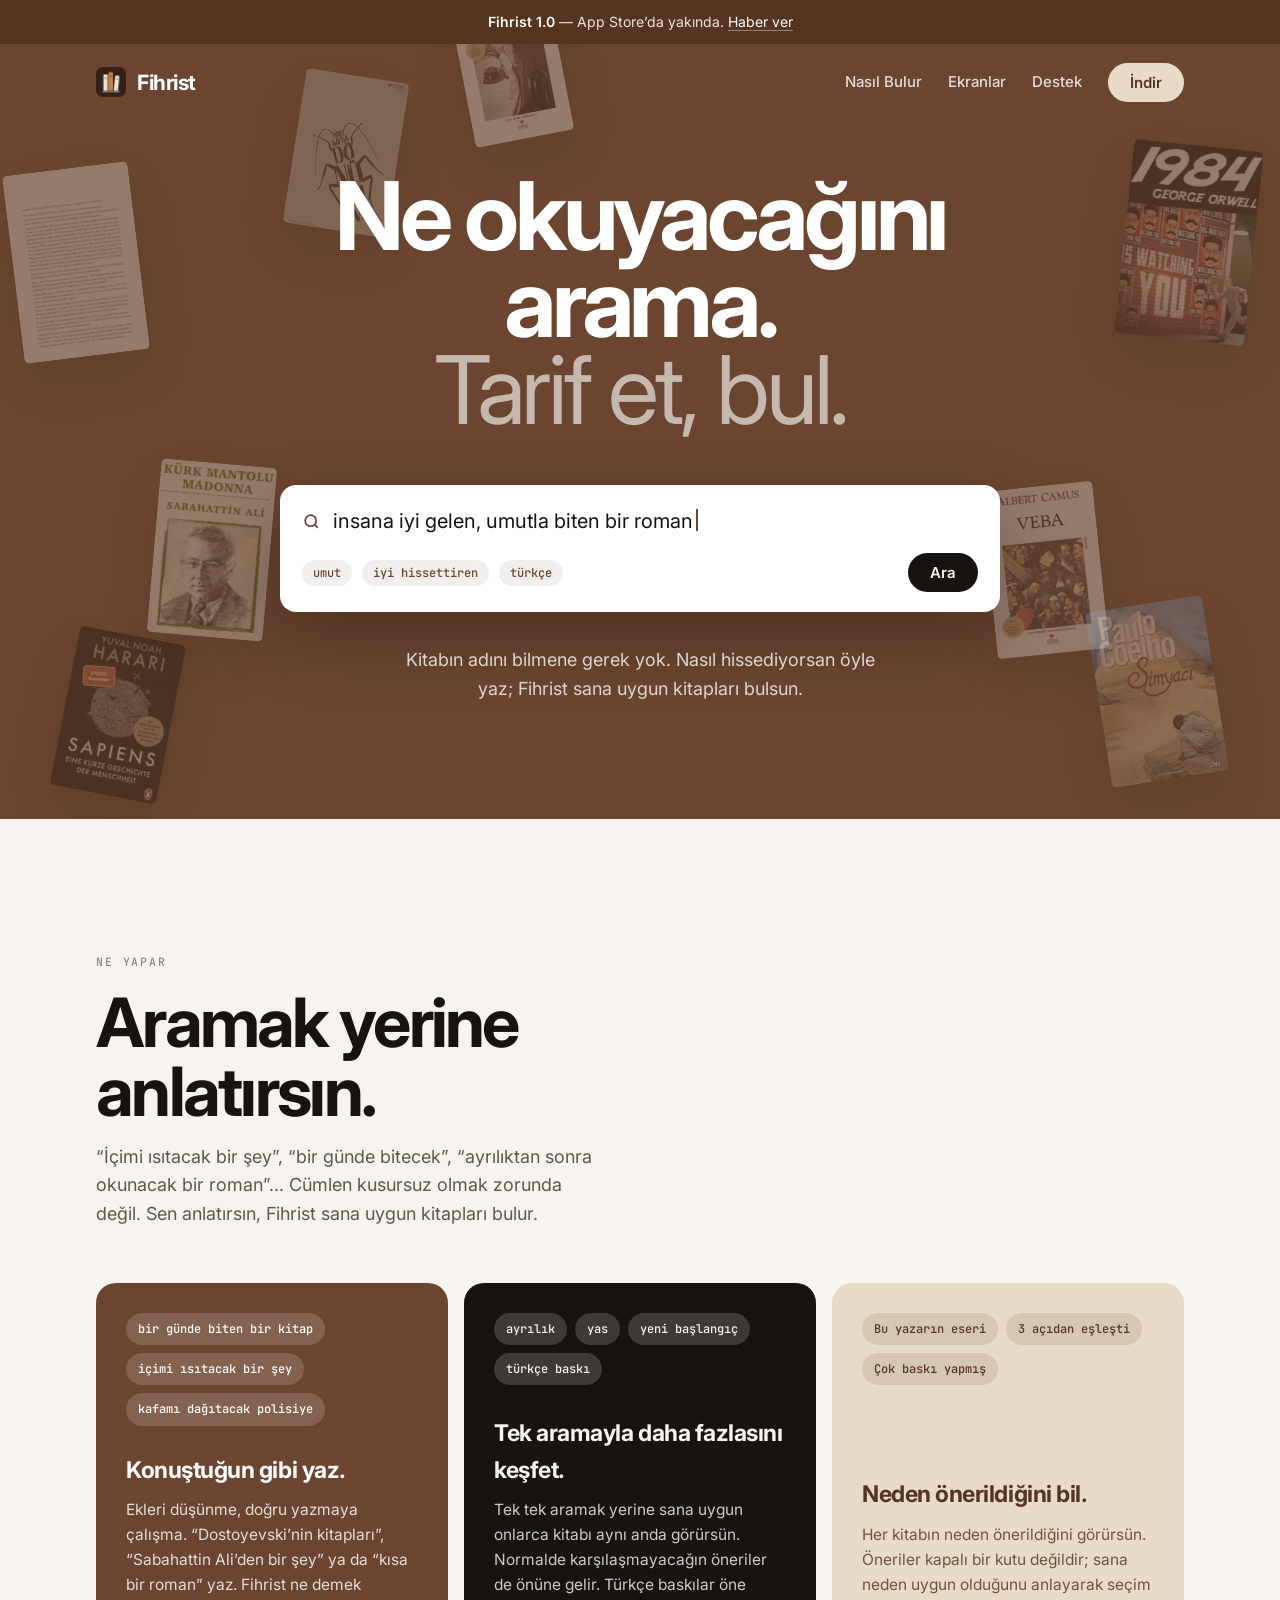
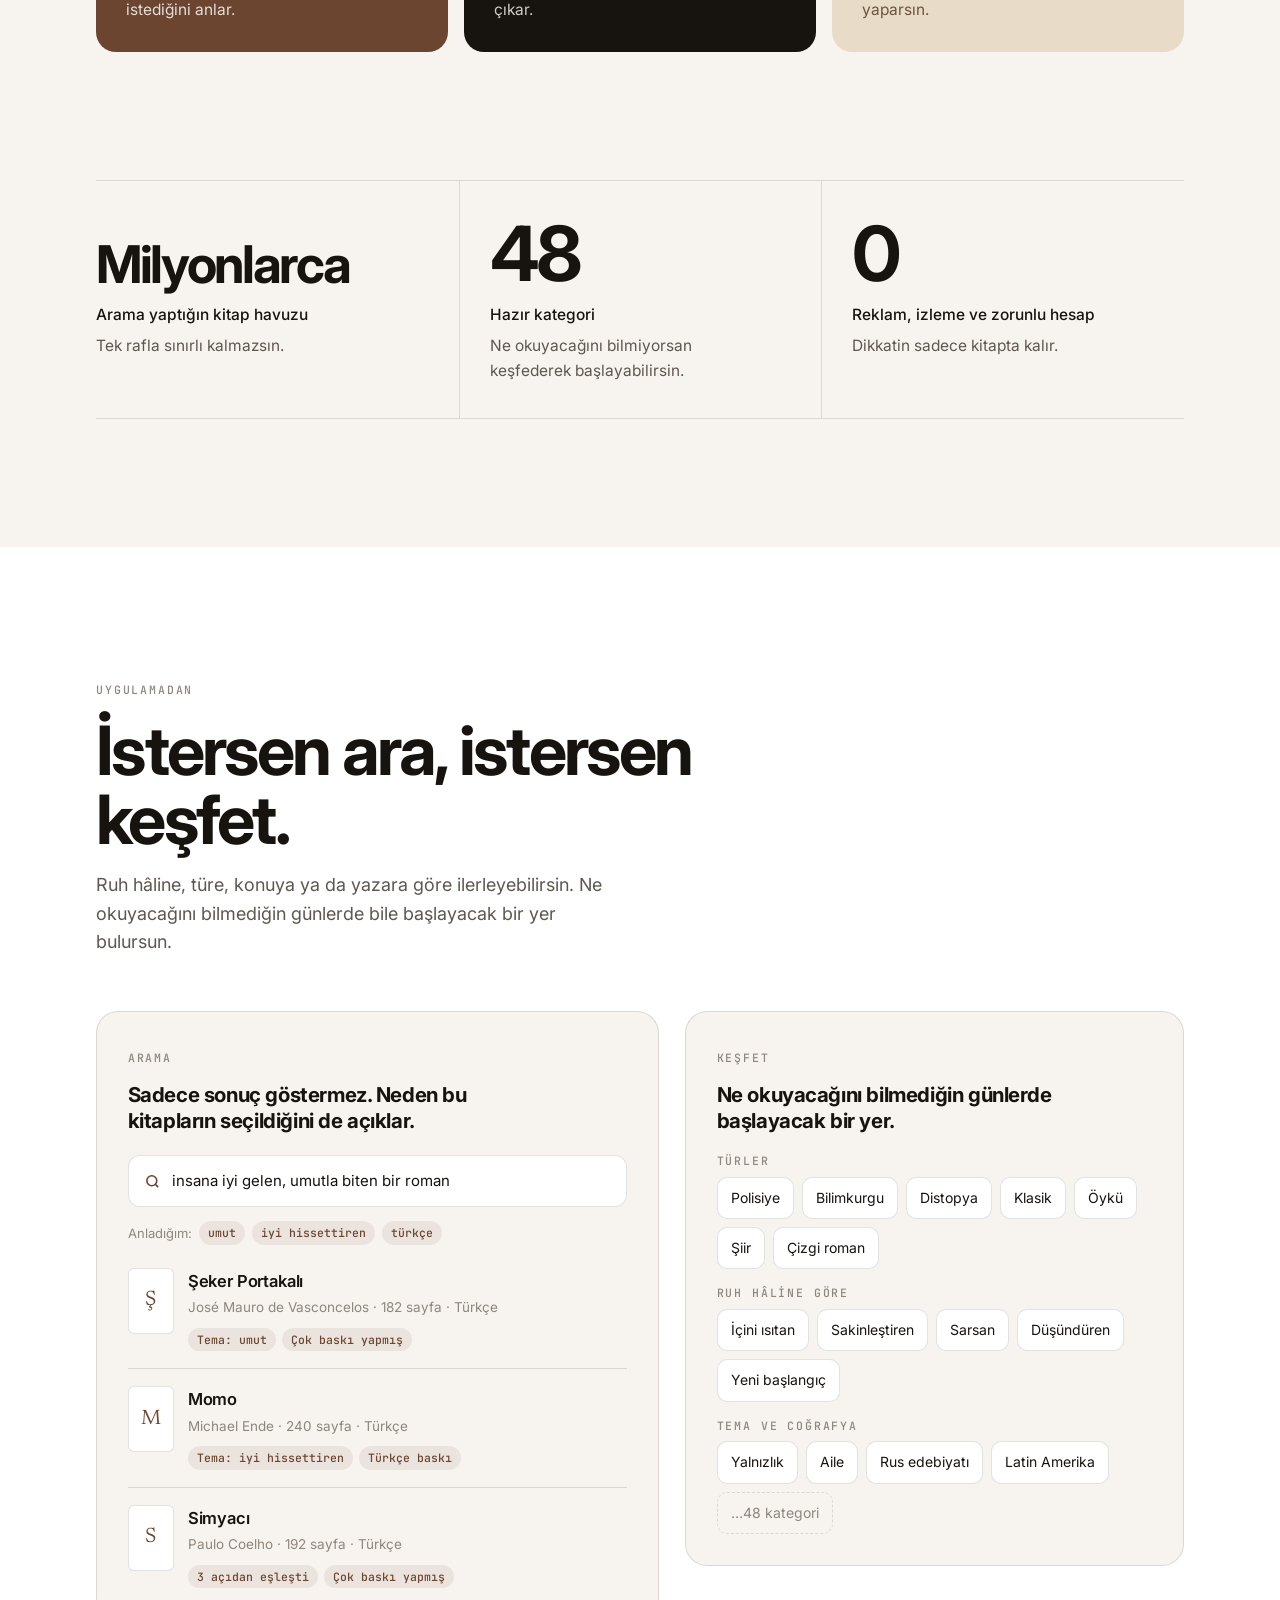
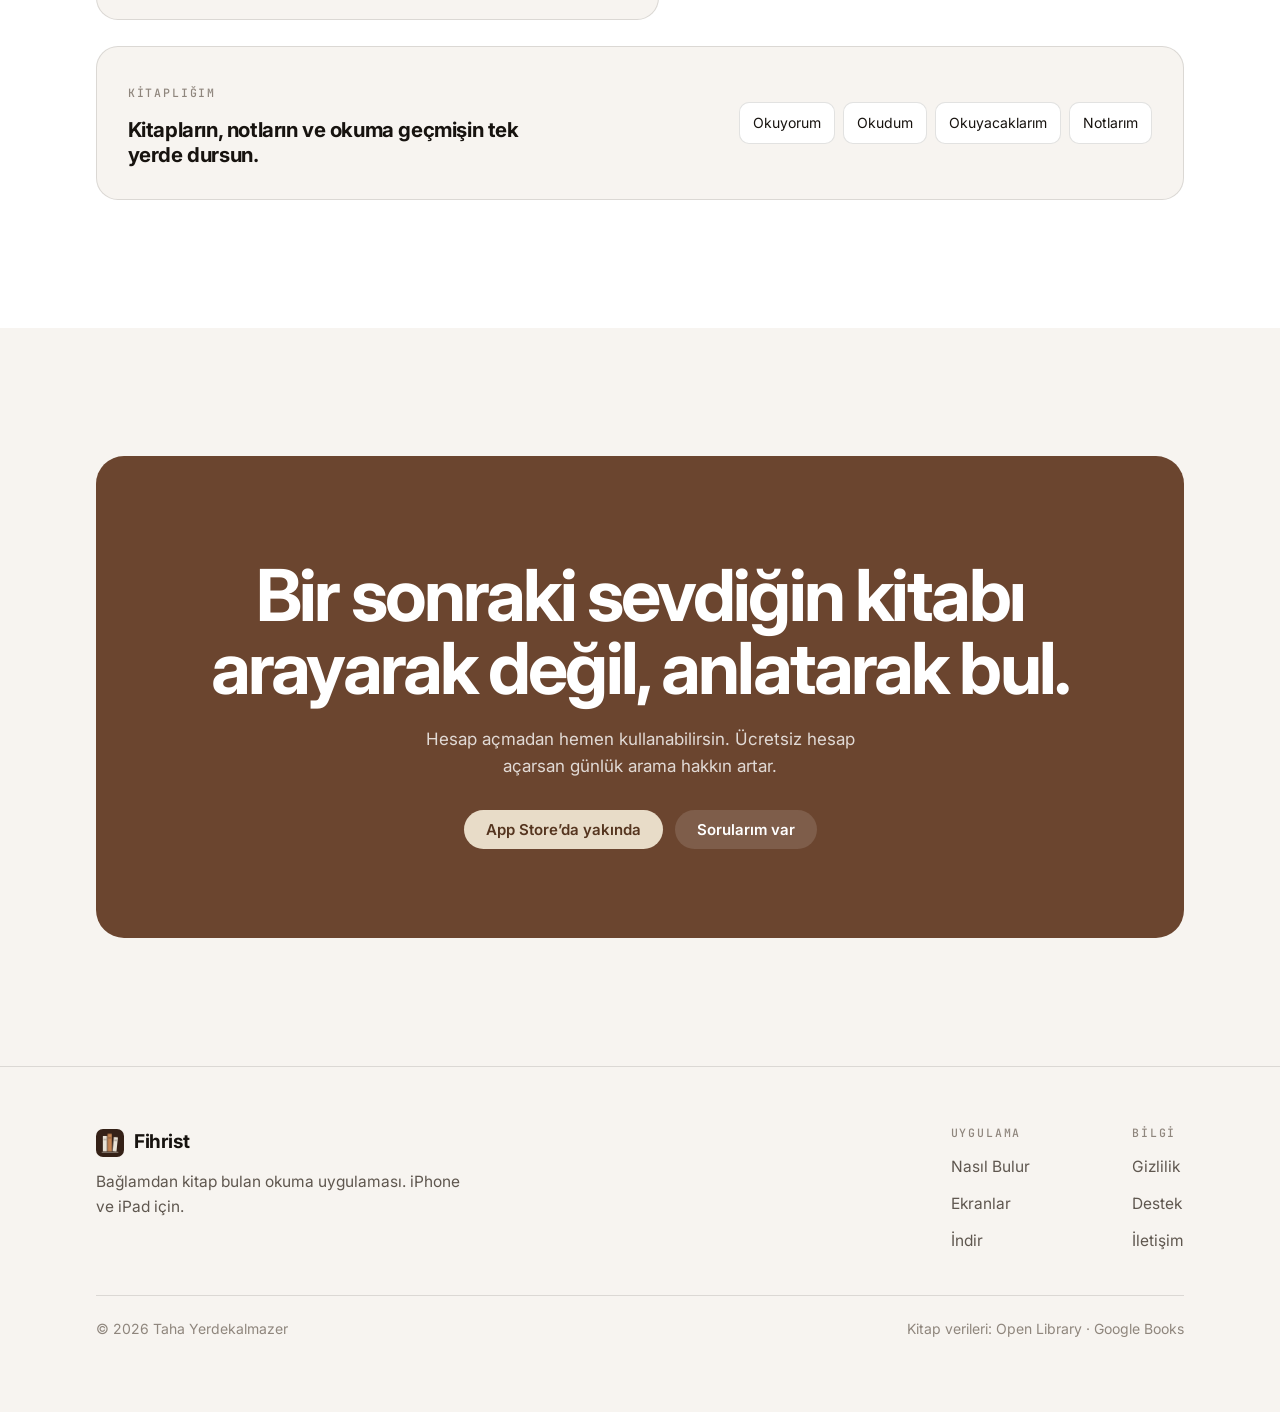
<file: index.html>
<!DOCTYPE html>
<html lang="tr">
<head>
<meta charset="utf-8">
<meta name="viewport" content="width=device-width, initial-scale=1">
<title>Fihrist — Ne okuyacağını tarif et</title>
<meta name="description" content="Kitabın adını bilmene gerek yok. “İnsana iyi gelen, umutla biten bir roman” yaz; Fihrist sana uygun kitapları bulsun.">
<link rel="icon" href="gorseller/ikon.png">
<meta property="og:title" content="Fihrist — Ne okuyacağını tarif et">
<meta property="og:description" content="Nasıl hissediyorsan öyle yaz; Fihrist sana uygun kitapları bulsun.">
<meta property="og:image" content="gorseller/1-anasayfa.png">
<meta name="theme-color" content="#6b452f">
<link rel="preconnect" href="https://fonts.googleapis.com">
<link rel="preconnect" href="https://fonts.gstatic.com" crossorigin>
<link href="https://fonts.googleapis.com/css2?family=Inter:wght@400;500;600;700&family=Newsreader:ital,opsz,wght@1,6..72,400&family=JetBrains+Mono:wght@500&display=swap" rel="stylesheet">
<link rel="stylesheet" href="css/style.css">
</head>
<body>

<div class="strip">
  <b>Fihrist 1.0</b> — App Store’da yakında. <a href="destek.html">Haber ver</a>
</div>

<div class="hero">
  <!-- Arkada kitap kapağı kolajı: her biri gerçek bir eser -->
  <div class="collage" aria-hidden="true">
    <img class="bk keep" src="gorseller/kapaklar/suc-ve-ceza.jpg"  alt="" style="left:1%;  top:16%;  width:126px; transform:rotate(-7deg)">
    <img class="bk"      src="gorseller/kapaklar/kurk-mantolu.jpg" alt="" style="left:12%; top:54%;  width:116px; transform:rotate(5deg)">
    <img class="bk"      src="gorseller/kapaklar/donusum.jpg"      alt="" style="left:23%; top:4%;   width:104px; transform:rotate(9deg)">
    <img class="bk keep" src="gorseller/kapaklar/1984.jpg"         alt="" style="right:2%; top:13%;  width:130px; transform:rotate(6deg)">
    <img class="bk"      src="gorseller/kapaklar/veba.jpg"         alt="" style="right:14%;top:57%;  width:112px; transform:rotate(-6deg)">
    <!-- gezinme bağlantılarının arkasına denk gelmesin diye sol üstte,
         üst kenardan kırpılmış duruyor -->
    <img class="bk"      src="gorseller/kapaklar/yabanci.jpg"      alt="" style="left:36%;  top:-7%;   width:100px; transform:rotate(-11deg)">
    <img class="bk"      src="gorseller/kapaklar/sapiens.jpg"      alt="" style="left:5%;  bottom:3%;width:108px; transform:rotate(11deg)">
    <img class="bk"      src="gorseller/kapaklar/simyaci.jpg"      alt="" style="right:5%; bottom:5%;width:118px; transform:rotate(-9deg)">
  </div>

  <header class="nav">
    <div class="wrap">
      <a class="brand" href="#top"><img src="gorseller/ikon.png" alt=""><b>Fihrist</b></a>
      <div class="grow"></div>
      <a class="tab" href="#nasil">Nasıl Bulur</a>
      <a class="tab" href="#ekranlar">Ekranlar</a>
      <a class="tab" href="destek.html">Destek</a>
      <a class="btn pale" href="#indir">İndir</a>
    </div>
  </header>

  <main class="wrap stage" id="top">
    <h1>Ne okuyacağını<br>arama.<br><span class="thin">Tarif et, bul.</span></h1>

    <div class="searchbar">
      <div class="line">
        <svg width="19" height="19" viewBox="0 0 24 24" fill="none" stroke="currentColor" stroke-width="2.2">
          <circle cx="11" cy="11" r="7"/><path d="m20 20-3.6-3.6"/>
        </svg>
        <span class="q">insana iyi gelen, umutla biten bir roman<span class="cursor"></span></span>
      </div>
      <div class="foot">
        <span class="tag">umut</span>
        <span class="tag">iyi hissettiren</span>
        <span class="tag">türkçe</span>
        <a class="btn dark go" href="#indir">Ara</a>
      </div>
    </div>

    <p class="under">
      Kitabın adını bilmene gerek yok. Nasıl hissediyorsan öyle yaz; Fihrist
      sana uygun kitapları bulsun.
    </p>
  </main>
</div>

<section id="nasil">
  <div class="wrap">
    <div class="head" data-reveal>
      <span class="mono">Ne yapar</span>
      <h2>Aramak yerine anlatırsın.</h2>
      <p>“İçimi ısıtacak bir şey”, “bir günde bitecek”, “ayrılıktan sonra
         okunacak bir roman”... Cümlen kusursuz olmak zorunda değil. Sen
         anlatırsın, Fihrist sana uygun kitapları bulur.</p>
    </div>

    <div class="blocks">
      <article class="block b1" data-reveal>
        <div class="demo">
          <span class="pill">bir günde biten bir kitap</span>
          <span class="pill">içimi ısıtacak bir şey</span>
          <span class="pill">kafamı dağıtacak polisiye</span>
        </div>
        <div>
          <h3>Konuştuğun gibi yaz.</h3>
          <p>Ekleri düşünme, doğru yazmaya çalışma. “Dostoyevski’nin
             kitapları”, “Sabahattin Ali’den bir şey” ya da “kısa bir roman”
             yaz. Fihrist ne demek istediğini anlar.</p>
        </div>
      </article>

      <article class="block b2" data-reveal>
        <div class="demo">
          <span class="pill">ayrılık</span>
          <span class="pill">yas</span>
          <span class="pill">yeni başlangıç</span>
          <span class="pill">türkçe baskı</span>
        </div>
        <div>
          <h3>Tek aramayla daha fazlasını keşfet.</h3>
          <p>Tek tek aramak yerine sana uygun onlarca kitabı aynı anda
             görürsün. Normalde karşılaşmayacağın öneriler de önüne gelir.
             Türkçe baskılar öne çıkar.</p>
        </div>
      </article>

      <article class="block b3" data-reveal>
        <div class="demo">
          <span class="pill">Bu yazarın eseri</span>
          <span class="pill">3 açıdan eşleşti</span>
          <span class="pill">Çok baskı yapmış</span>
        </div>
        <div>
          <h3>Neden önerildiğini bil.</h3>
          <p>Her kitabın neden önerildiğini görürsün. Öneriler kapalı bir kutu
             değildir; sana neden uygun olduğunu anlayarak seçim yaparsın.</p>
        </div>
      </article>
    </div>
  </div>
</section>

<section style="padding-top:0">
  <div class="wrap">
    <div class="numbers" data-reveal>
      <div class="num">
        <b class="word">Milyonlarca</b>
        <p>Arama yaptığın kitap havuzu</p>
        <p class="sub">Tek rafla sınırlı kalmazsın.</p>
      </div>
      <div class="num">
        <b>48</b>
        <p>Hazır kategori</p>
        <p class="sub">Ne okuyacağını bilmiyorsan keşfederek başlayabilirsin.</p>
      </div>
      <div class="num">
        <b>0</b>
        <p>Reklam, izleme ve zorunlu hesap</p>
        <p class="sub">Dikkatin sadece kitapta kalır.</p>
      </div>
    </div>
  </div>
</section>

<section id="ekranlar" style="background:#fff">
  <div class="wrap">
    <div class="head" data-reveal>
      <span class="mono">Uygulamadan</span>
      <h2>İstersen ara, istersen keşfet.</h2>
      <p>Ruh hâline, türe, konuya ya da yazara göre ilerleyebilirsin. Ne
         okuyacağını bilmediğin günlerde bile başlayacak bir yer bulursun.</p>
    </div>

    <div class="duo">
      <!-- Sol: hero'daki cümlenin karşılığı — sonuç ve gerekçe birlikte -->
      <article class="panel" data-reveal>
        <span class="mono">Arama</span>
        <h3>Sadece sonuç göstermez. Neden bu kitapların seçildiğini de açıklar.</h3>

        <div class="qbar">
          <svg width="17" height="17" viewBox="0 0 24 24" fill="none" stroke="currentColor" stroke-width="2.2">
            <circle cx="11" cy="11" r="7"/><path d="m20 20-3.6-3.6"/>
          </svg>
          insana iyi gelen, umutla biten bir roman
        </div>
        <p class="understood">Anladığım: <span>umut</span><span>iyi hissettiren</span><span>türkçe</span></p>

        <div class="hit">
          <div class="cv">Ş</div>
          <div>
            <b>Şeker Portakalı</b>
            <span class="meta">José Mauro de Vasconcelos · 182 sayfa · Türkçe</span>
            <div class="badges"><span>Tema: umut</span><span>Çok baskı yapmış</span></div>
          </div>
        </div>
        <div class="hit">
          <div class="cv">M</div>
          <div>
            <b>Momo</b>
            <span class="meta">Michael Ende · 240 sayfa · Türkçe</span>
            <div class="badges"><span>Tema: iyi hissettiren</span><span>Türkçe baskı</span></div>
          </div>
        </div>
        <div class="hit">
          <div class="cv">S</div>
          <div>
            <b>Simyacı</b>
            <span class="meta">Paulo Coelho · 192 sayfa · Türkçe</span>
            <div class="badges"><span>3 açıdan eşleşti</span><span>Çok baskı yapmış</span></div>
          </div>
        </div>
      </article>

      <!-- Sağ: aramak istemeyene giriş kapısı -->
      <article class="panel" data-reveal>
        <span class="mono">Keşfet</span>
        <h3>Ne okuyacağını bilmediğin günlerde başlayacak bir yer.</h3>

        <div class="cats">
          <div>
            <h5>Türler</h5>
            <div class="set">
              <span class="cat">Polisiye</span><span class="cat">Bilimkurgu</span>
              <span class="cat">Distopya</span><span class="cat">Klasik</span>
              <span class="cat">Öykü</span><span class="cat">Şiir</span>
              <span class="cat">Çizgi roman</span>
            </div>
          </div>
          <div>
            <h5>Ruh hâline göre</h5>
            <div class="set">
              <span class="cat">İçini ısıtan</span><span class="cat">Sakinleştiren</span>
              <span class="cat">Sarsan</span><span class="cat">Düşündüren</span>
              <span class="cat">Yeni başlangıç</span>
            </div>
          </div>
          <div>
            <h5>Tema ve coğrafya</h5>
            <div class="set">
              <span class="cat">Yalnızlık</span><span class="cat">Aile</span>
              <span class="cat">Rus edebiyatı</span><span class="cat">Latin Amerika</span>
              <span class="cat more">…48 kategori</span>
            </div>
          </div>
        </div>
      </article>

      <!-- Alt şerit: okuduklarının kaldığı yer -->
      <article class="panel wide" data-reveal>
        <div>
          <span class="mono">Kitaplığım</span>
          <h3>Kitapların, notların ve okuma geçmişin tek yerde dursun.</h3>
        </div>
        <div class="set">
          <span class="cat">Okuyorum</span>
          <span class="cat">Okudum</span>
          <span class="cat">Okuyacaklarım</span>
          <span class="cat">Notlarım</span>
        </div>
      </article>
    </div>
  </div>
</section>

<section id="indir">
  <div class="wrap">
    <div class="finale" data-reveal>
      <h2>Bir sonraki sevdiğin kitabı arayarak değil, anlatarak bul.</h2>
      <p>Hesap açmadan hemen kullanabilirsin. Ücretsiz hesap açarsan günlük
         arama hakkın artar.</p>
      <div class="row">
        <a class="btn pale" href="#">App Store’da yakında</a>
        <a class="btn ghost" href="destek.html">Sorularım var</a>
      </div>
    </div>
  </div>
</section>

<footer>
  <div class="wrap">
    <div class="fgrid">
      <div class="fbrand">
        <div class="footbrand"><img src="gorseller/ikon.png" alt=""><b>Fihrist</b></div>
        <p>Bağlamdan kitap bulan okuma uygulaması. iPhone ve iPad için.</p>
      </div>
      <div class="flinks">
        <div>
          <h4>Uygulama</h4>
          <ul>
            <li><a href="#nasil">Nasıl Bulur</a></li>
            <li><a href="#ekranlar">Ekranlar</a></li>
            <li><a href="#indir">İndir</a></li>
          </ul>
        </div>
        <div>
          <h4>Bilgi</h4>
          <ul>
            <li><a href="gizlilik.html">Gizlilik</a></li>
            <li><a href="destek.html">Destek</a></li>
            <li><a href="mailto:hi@tahayerdekalmazer.com">İletişim</a></li>
          </ul>
        </div>
      </div>
    </div>
    <div class="colofon">
      <span>© 2026 Taha Yerdekalmazer</span>
      <span>Kitap verileri: Open Library · Google Books</span>
    </div>
  </div>
</footer>

<script src="js/main.js"></script>
</body>
</html>
</file>
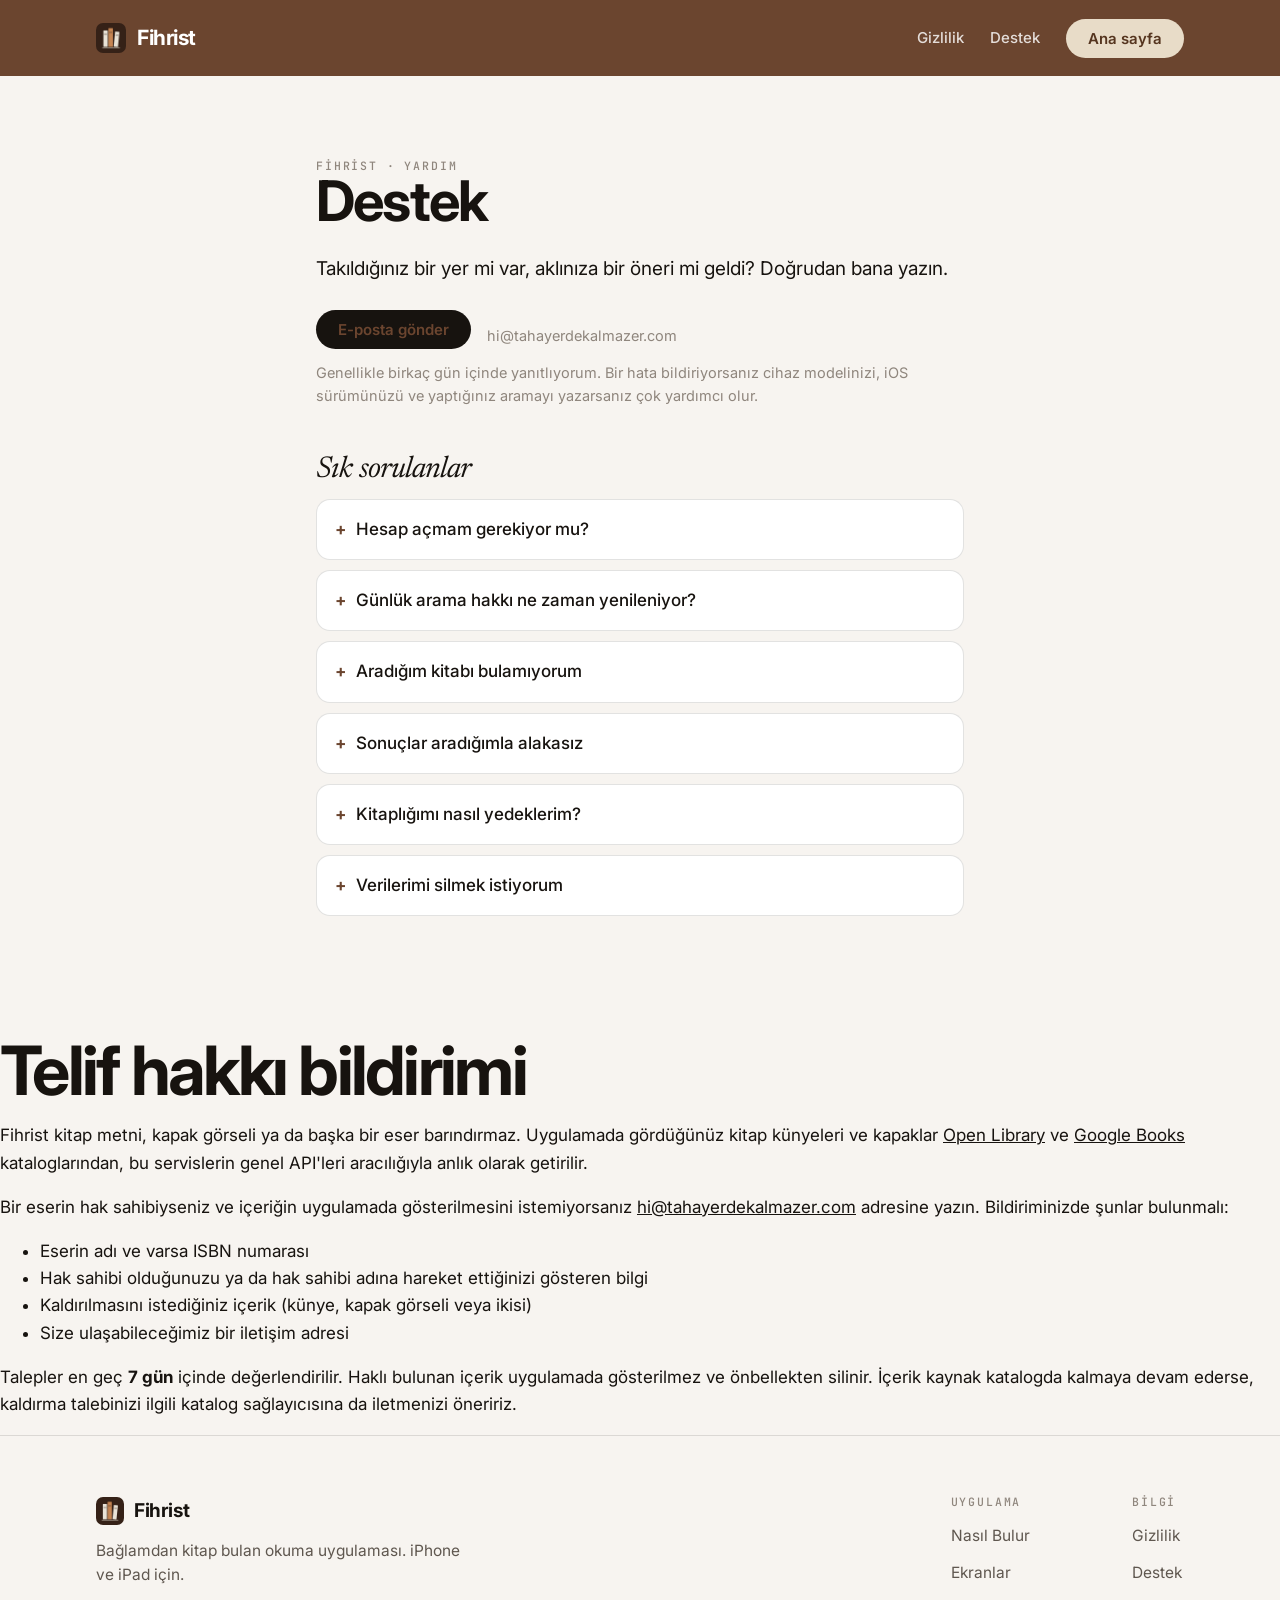
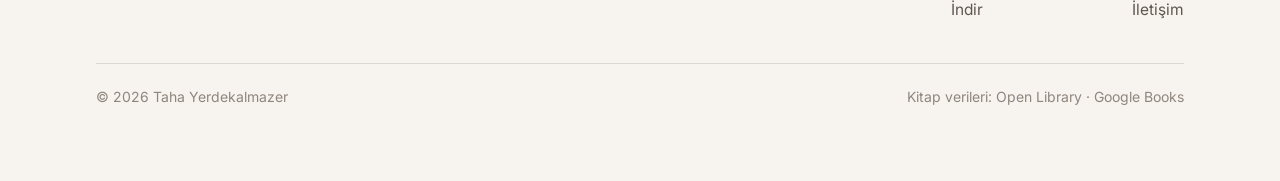
<file: destek.html>
<!DOCTYPE html>
<html lang="tr">
<head>
<meta charset="utf-8">
<meta name="viewport" content="width=device-width, initial-scale=1">
<title>Destek — Fihrist</title>
<link rel="icon" href="gorseller/ikon.png">
<meta name="theme-color" content="#6b452f">
<link rel="preconnect" href="https://fonts.googleapis.com">
<link rel="preconnect" href="https://fonts.gstatic.com" crossorigin>
<link href="https://fonts.googleapis.com/css2?family=Inter:wght@400;500;600&family=Newsreader:ital,opsz,wght@1,6..72,400&family=JetBrains+Mono:wght@500&display=swap" rel="stylesheet">
<link rel="stylesheet" href="css/style.css">
</head>
<body>


<header class="nav" style="background:var(--brand)">
  <div class="wrap">
    <a class="brand" href="index.html"><img src="gorseller/ikon.png" alt=""><b>Fihrist</b></a>
    <div class="grow"></div>
    <a class="tab" href="gizlilik.html">Gizlilik</a>
    <a class="tab" href="destek.html">Destek</a>
    <a class="btn pale" href="index.html">Ana sayfa</a>
  </div>
</header>

<main class="wrap doc">
  <div class="date">Fihrist · yardım</div>
  <h1>Destek</h1>
  <p class="lead">Takıldığınız bir yer mi var, aklınıza bir öneri mi geldi?
    Doğrudan bana yazın.</p>

  <div class="cta">
    <a class="btn" href="mailto:hi@tahayerdekalmazer.com">E-posta gönder</a>
    <span class="note">hi@tahayerdekalmazer.com</span>
  </div>
  <p class="note">
    Genellikle birkaç gün içinde yanıtlıyorum. Bir hata bildiriyorsanız
    cihaz modelinizi, iOS sürümünüzü ve yaptığınız aramayı yazarsanız çok
    yardımcı olur.
  </p>

  <h2>Sık sorulanlar</h2>

  <details>
    <summary>Hesap açmam gerekiyor mu?</summary>
    <p>Hayır. Fihrist hesapsız kullanılabilir; günde 5 arama hakkınız olur.
    Ücretsiz hesap açarsanız bu hak 50'ye çıkar. Kitaplığınız her iki durumda da
    yalnızca cihazınızda saklanır.</p>
  </details>

  <details>
    <summary>Günlük arama hakkı ne zaman yenileniyor?</summary>
    <p>Her gün UTC saatiyle gece yarısı sıfırlanır. Bir "arama", yazdığınız
    cümlenin tamamı için yapılan taramadır — arka planda onlarca katalog sorgusu
    çalışsa bile hakkınızdan yalnızca bir tane düşer. Keşfet ekranında
    kategorilere göz atmak hakkınızı harcamaz.</p>
  </details>

  <details>
    <summary>Aradığım kitabı bulamıyorum</summary>
    <p>Fihrist, Open Library ve Google Books kataloglarını tarar. Özellikle yerel
    yayınevlerinin bazı Türkçe baskıları bu kataloglarda eksik olabiliyor.
    Kitabın özgün adıyla ya da yazar adıyla aramayı deneyin. Bulamadığınız
    kitapları bana yazarsanız aramayı iyileştirmeme yardımcı olursunuz.</p>
  </details>

  <details>
    <summary>Sonuçlar aradığımla alakasız</summary>
    <p>Her sonucun altında neden geldiğini gösteren rozetler var ("Tema: …",
    "Bu yazarın eseri", "Başlıkta geçiyor"). Sonuç listesinin üstündeki
    "Anladığım" satırı da sorgunuzu nasıl yorumladığımı gösterir. Yanlış
    yorumlanan bir arama görürseniz sorgunuzu ve beklediğiniz sonucu bana
    gönderin — sözlüğe ekleyerek düzeltebiliyorum.</p>
  </details>

  <details>
    <summary>Kitaplığımı nasıl yedeklerim?</summary>
    <p>Ayarlar → Kitaplığı dışa aktar. Kitaplığınız okunabilir bir JSON dosyası
    olarak kaydedilir. Uygulamayı silerseniz kitaplığınız da silinir, bu yüzden
    önemli notlarınız varsa dışa aktarmanızı öneririm.</p>
  </details>

  <details>
    <summary>Verilerimi silmek istiyorum</summary>
    <p>Cihazınızdaki kitaplık için: Ayarlar → Kitaplığı temizle. Hesabınızın
    tamamen silinmesi için bana e-posta gönderin; talebiniz en geç 30 gün içinde
    yerine getirilir. Ayrıntılar
    <a href="gizlilik.html">gizlilik politikasında</a>.</p>
  </details>
</main>


<h2>Telif hakkı bildirimi</h2>
<p>Fihrist kitap metni, kapak görseli ya da başka bir eser barındırmaz.
Uygulamada gördüğünüz kitap künyeleri ve kapaklar
<a href="https://openlibrary.org">Open Library</a> ve
<a href="https://books.google.com">Google Books</a> kataloglarından, bu
servislerin genel API'leri aracılığıyla anlık olarak getirilir.</p>

<p>Bir eserin hak sahibiyseniz ve içeriğin uygulamada gösterilmesini
istemiyorsanız
<a href="mailto:hi@tahayerdekalmazer.com?subject=Telif%20bildirimi%20%E2%80%94%20Fihrist">hi@tahayerdekalmazer.com</a>
adresine yazın. Bildiriminizde şunlar bulunmalı:</p>

<ul>
  <li>Eserin adı ve varsa ISBN numarası</li>
  <li>Hak sahibi olduğunuzu ya da hak sahibi adına hareket ettiğinizi gösteren bilgi</li>
  <li>Kaldırılmasını istediğiniz içerik (künye, kapak görseli veya ikisi)</li>
  <li>Size ulaşabileceğimiz bir iletişim adresi</li>
</ul>

<p>Talepler en geç <strong>7 gün</strong> içinde değerlendirilir. Haklı bulunan
içerik uygulamada gösterilmez ve önbellekten silinir. İçerik kaynak katalogda
kalmaya devam ederse, kaldırma talebinizi ilgili katalog sağlayıcısına da
iletmenizi öneririz.</p>

<footer>
  <div class="wrap">
    <div class="fgrid">
      <div class="fbrand">
        <div class="footbrand"><img src="gorseller/ikon.png" alt=""><b>Fihrist</b></div>
        <p>Bağlamdan kitap bulan okuma uygulaması. iPhone ve iPad için.</p>
      </div>
      <div class="flinks">
        <div>
          <h4>Uygulama</h4>
          <ul>
            <li><a href="index.html#nasil">Nasıl Bulur</a></li>
            <li><a href="index.html#ekranlar">Ekranlar</a></li>
            <li><a href="index.html#indir">İndir</a></li>
          </ul>
        </div>
        <div>
          <h4>Bilgi</h4>
          <ul>
            <li><a href="gizlilik.html">Gizlilik</a></li>
            <li><a href="destek.html">Destek</a></li>
            <li><a href="mailto:hi@tahayerdekalmazer.com">İletişim</a></li>
          </ul>
        </div>
      </div>
    </div>
    <div class="colofon">
      <span>© 2026 Taha Yerdekalmazer</span>
      <span>Kitap verileri: Open Library · Google Books</span>
    </div>
  </div>
</footer>
</body>
</html>
</file>
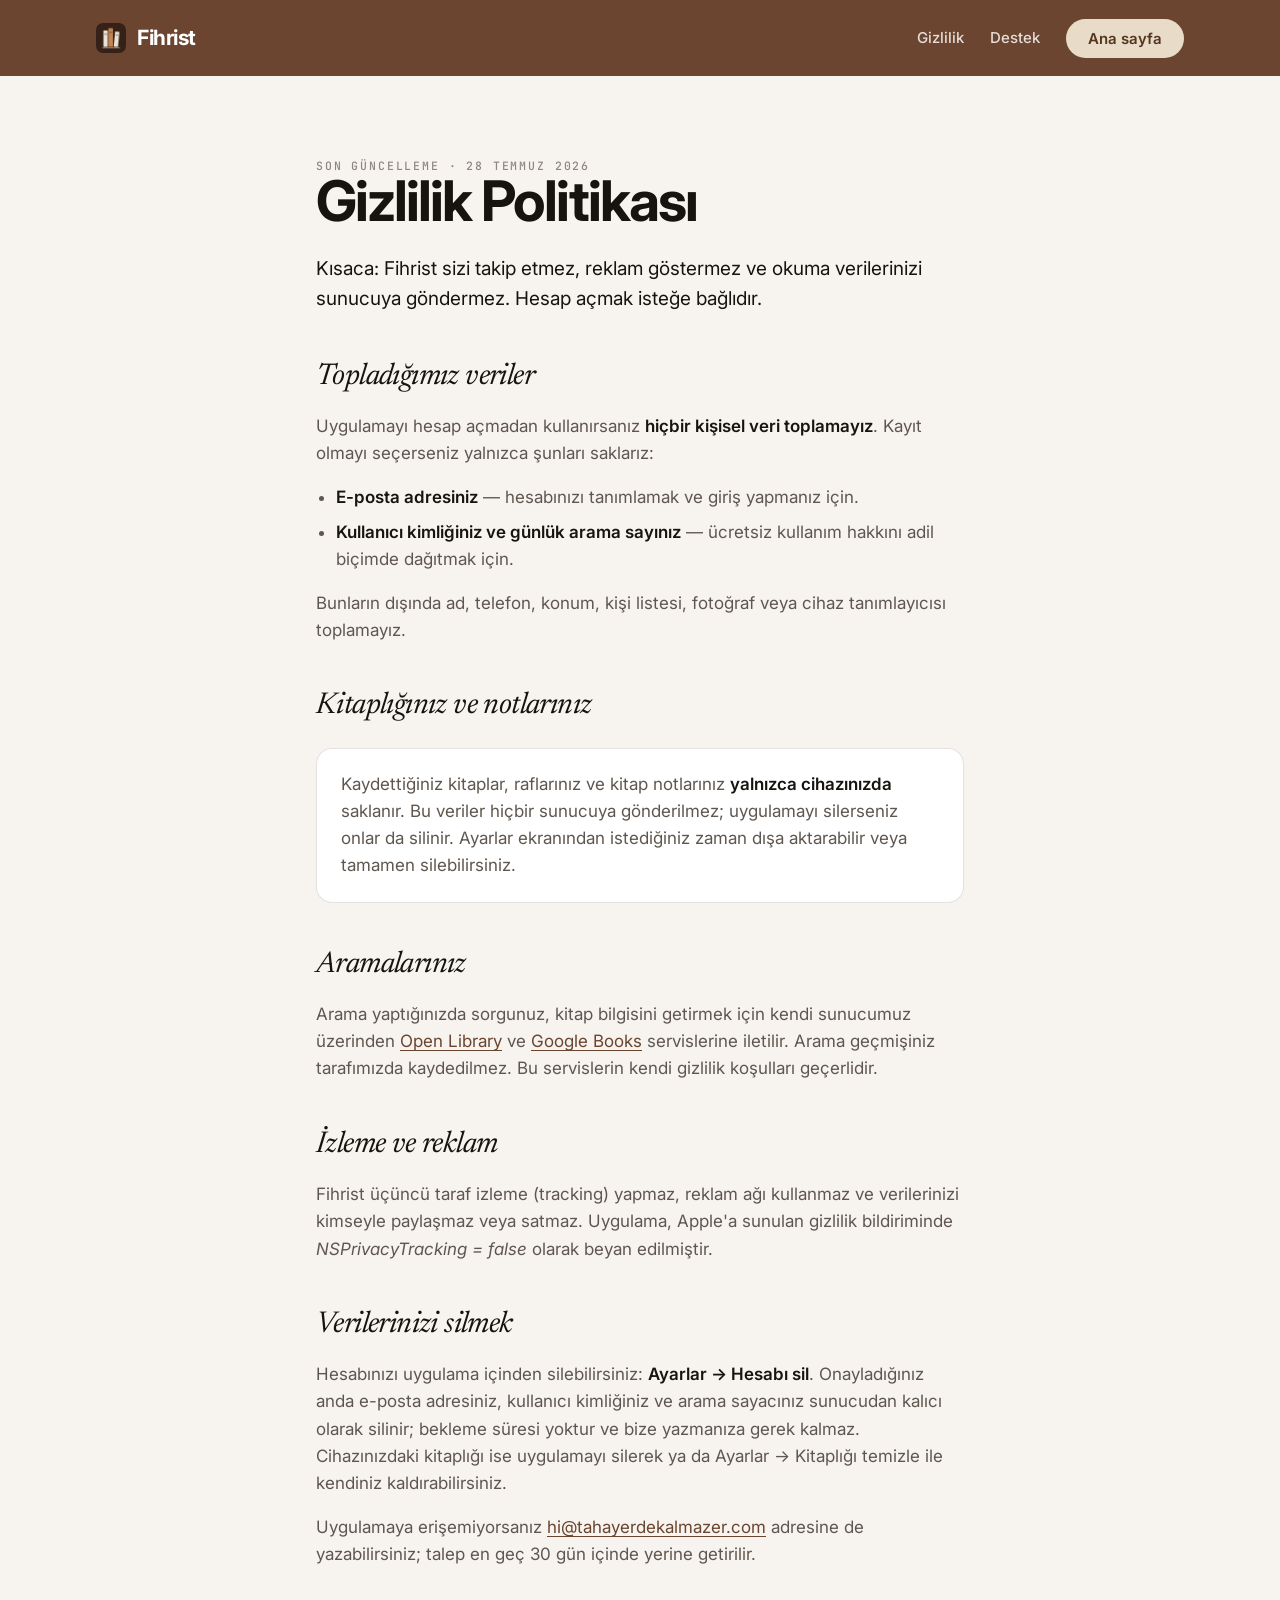
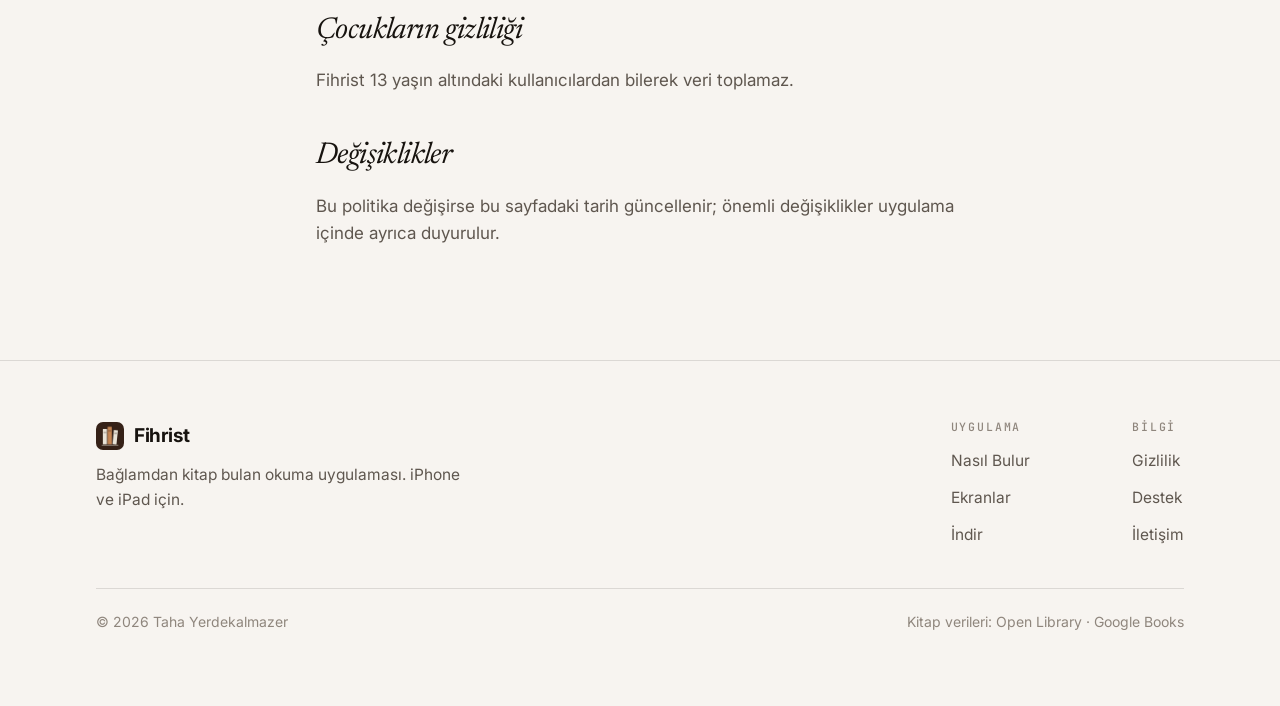
<file: gizlilik.html>
<!DOCTYPE html>
<html lang="tr">
<head>
<meta charset="utf-8">
<meta name="viewport" content="width=device-width, initial-scale=1">
<title>Gizlilik Politikası — Fihrist</title>
<link rel="icon" href="gorseller/ikon.png">
<meta name="theme-color" content="#6b452f">
<link rel="preconnect" href="https://fonts.googleapis.com">
<link rel="preconnect" href="https://fonts.gstatic.com" crossorigin>
<link href="https://fonts.googleapis.com/css2?family=Inter:wght@400;500;600&family=Newsreader:ital,opsz,wght@1,6..72,400&family=JetBrains+Mono:wght@500&display=swap" rel="stylesheet">
<link rel="stylesheet" href="css/style.css">
</head>
<body>


<header class="nav" style="background:var(--brand)">
  <div class="wrap">
    <a class="brand" href="index.html"><img src="gorseller/ikon.png" alt=""><b>Fihrist</b></a>
    <div class="grow"></div>
    <a class="tab" href="gizlilik.html">Gizlilik</a>
    <a class="tab" href="destek.html">Destek</a>
    <a class="btn pale" href="index.html">Ana sayfa</a>
  </div>
</header>

<main class="wrap doc">
  <div class="date">Son güncelleme · 28 Temmuz 2026</div>
  <h1>Gizlilik Politikası</h1>
  <p class="lead">Kısaca: Fihrist sizi takip etmez, reklam göstermez ve okuma
  verilerinizi sunucuya göndermez. Hesap açmak isteğe bağlıdır.</p>

  <h2>Topladığımız veriler</h2>
  <p>Uygulamayı hesap açmadan kullanırsanız <strong>hiçbir kişisel veri
  toplamayız</strong>. Kayıt olmayı seçerseniz yalnızca şunları saklarız:</p>
  <ul>
    <li><strong>E-posta adresiniz</strong> — hesabınızı tanımlamak ve giriş yapmanız için.</li>
    <li><strong>Kullanıcı kimliğiniz ve günlük arama sayınız</strong> — ücretsiz
    kullanım hakkını adil biçimde dağıtmak için.</li>
  </ul>
  <p>Bunların dışında ad, telefon, konum, kişi listesi, fotoğraf veya cihaz
  tanımlayıcısı toplamayız.</p>

  <h2>Kitaplığınız ve notlarınız</h2>
  <div class="box">
    Kaydettiğiniz kitaplar, raflarınız ve kitap notlarınız <strong>yalnızca
    cihazınızda</strong> saklanır. Bu veriler hiçbir sunucuya gönderilmez;
    uygulamayı silerseniz onlar da silinir. Ayarlar ekranından istediğiniz zaman
    dışa aktarabilir veya tamamen silebilirsiniz.
  </div>

  <h2>Aramalarınız</h2>
  <p>Arama yaptığınızda sorgunuz, kitap bilgisini getirmek için kendi
  sunucumuz üzerinden <a href="https://openlibrary.org">Open Library</a> ve
  <a href="https://books.google.com">Google Books</a> servislerine iletilir.
  Arama geçmişiniz tarafımızda kaydedilmez. Bu servislerin kendi gizlilik
  koşulları geçerlidir.</p>

  <h2>İzleme ve reklam</h2>
  <p>Fihrist üçüncü taraf izleme (tracking) yapmaz, reklam ağı kullanmaz ve
  verilerinizi kimseyle paylaşmaz veya satmaz. Uygulama, Apple'a sunulan
  gizlilik bildiriminde <em>NSPrivacyTracking = false</em> olarak beyan
  edilmiştir.</p>

  <h2>Verilerinizi silmek</h2>
  <p>Hesabınızı uygulama içinden silebilirsiniz: <strong>Ayarlar → Hesabı sil</strong>.
  Onayladığınız anda e-posta adresiniz, kullanıcı kimliğiniz ve arama sayacınız
  sunucudan kalıcı olarak silinir; bekleme süresi yoktur ve bize yazmanıza gerek
  kalmaz. Cihazınızdaki kitaplığı ise uygulamayı silerek ya da
  Ayarlar → Kitaplığı temizle ile kendiniz kaldırabilirsiniz.</p>
  <p>Uygulamaya erişemiyorsanız
  <a href="mailto:hi@tahayerdekalmazer.com?subject=Fihrist%20hesap%20silme">
  hi@tahayerdekalmazer.com</a> adresine de yazabilirsiniz; talep en geç
  30 gün içinde yerine getirilir.</p>

  <h2>Çocukların gizliliği</h2>
  <p>Fihrist 13 yaşın altındaki kullanıcılardan bilerek veri toplamaz.</p>

  <h2>Değişiklikler</h2>
  <p>Bu politika değişirse bu sayfadaki tarih güncellenir; önemli değişiklikler
  uygulama içinde ayrıca duyurulur.</p>
</main>

<footer>
  <div class="wrap">
    <div class="fgrid">
      <div class="fbrand">
        <div class="footbrand"><img src="gorseller/ikon.png" alt=""><b>Fihrist</b></div>
        <p>Bağlamdan kitap bulan okuma uygulaması. iPhone ve iPad için.</p>
      </div>
      <div class="flinks">
        <div>
          <h4>Uygulama</h4>
          <ul>
            <li><a href="index.html#nasil">Nasıl Bulur</a></li>
            <li><a href="index.html#ekranlar">Ekranlar</a></li>
            <li><a href="index.html#indir">İndir</a></li>
          </ul>
        </div>
        <div>
          <h4>Bilgi</h4>
          <ul>
            <li><a href="gizlilik.html">Gizlilik</a></li>
            <li><a href="destek.html">Destek</a></li>
            <li><a href="mailto:hi@tahayerdekalmazer.com">İletişim</a></li>
          </ul>
        </div>
      </div>
    </div>
    <div class="colofon">
      <span>© 2026 Taha Yerdekalmazer</span>
      <span>Kitap verileri: Open Library · Google Books</span>
    </div>
  </div>
</footer>
</body>
</html>
</file>
<file: css/style.css>
/* Fihrist — tanıtım sitesi
   Doygun kahve zemin, dev tipografi, arkada kitap kapağı kolajı.
   Gradyan yok: derinlik opaklık ve katman farkıyla kuruluyor. */

:root {
  --brand:    #6b452f;   /* marka kahvesi — hero zemini */
  --brand-dp: #55351f;   /* koyu ton */
  --brand-lt: #8a5c3f;   /* açık ton */
  --bone:     #f7f4f0;   /* kemik — açık bölüm zemini */
  --ink:      #17130f;   /* mürekkep — açık zeminde metin */
  --ink-dim:  #5f574f;
  --ink-faint:#8f867d;
  --lime:     #e8dcc8;   /* ikincil vurgu (buton) */
  --line:     rgba(23,19,15,.12);

  --sans: "Inter", -apple-system, BlinkMacSystemFont, "Segoe UI", Roboto, sans-serif;
  --serif:"Newsreader", ui-serif, Georgia, serif;
  --mono: "JetBrains Mono", ui-monospace, SFMono-Regular, Menlo, monospace;

  --ease: cubic-bezier(0.16, 1, 0.3, 1);
  --gut: clamp(20px, 5vw, 56px);
}

* { box-sizing: border-box; }
html { scroll-behavior: smooth; -webkit-text-size-adjust: 100%; }

body {
  margin: 0; background: var(--bone); color: var(--ink);
  font: 400 17px/1.6 var(--sans);
  -webkit-font-smoothing: antialiased; overflow-x: hidden;
}
a { color: inherit; }
::selection { background: var(--ink); color: var(--bone); }
:focus-visible { outline: 3px solid var(--ink); outline-offset: 3px; border-radius: 4px; }

.wrap { max-width: 1200px; margin: 0 auto; padding: 0 var(--gut); }
.mono { font: 500 11.5px/1 var(--mono); letter-spacing: .16em; text-transform: uppercase; }

/* ─── Duyuru şeridi ────────────────────────────────────────────────── */
.strip {
  background: var(--brand-dp); color: #f0e4d8;
  text-align: center; padding: 11px 20px; font-size: 14px;
}
.strip b { font-weight: 600; color: #fff; }
.strip a { color: #fff; text-decoration: none; border-bottom: 1px solid rgba(255,255,255,.4); }

/* ─── Gezinme (hero üstünde, saydam) ──────────────────────────────── */
.nav { position: relative; z-index: 3; }
.nav .wrap { display: flex; align-items: center; gap: 26px; height: 76px; }
.brand { display: flex; align-items: center; gap: 11px; text-decoration: none; color: #fff; }
.brand img { width: 30px; height: 30px; border-radius: 7px; }
.brand b { font-size: 21px; font-weight: 700; letter-spacing: -.02em; }
.nav .grow { flex: 1; }
.nav a.tab {
  color: rgba(255,255,255,.82); text-decoration: none; font-size: 15px; font-weight: 500;
  transition: color .2s var(--ease);
}
.nav a.tab:hover { color: #fff; }

.btn {
  display: inline-flex; align-items: center; gap: 8px;
  padding: 12px 22px; border-radius: 999px;
  font: 600 15px/1 var(--sans); text-decoration: none;
  background: var(--ink); color: var(--bone); border: 0; cursor: pointer;
  transition: transform .2s var(--ease), background .2s var(--ease);
}
.btn:hover { transform: translateY(-2px); }
.btn.pale { background: var(--lime); color: var(--brand-dp); }
.btn.ghost { background: rgba(255,255,255,.13); color: #fff; }
.btn.ghost:hover { background: rgba(255,255,255,.22); }
.btn.dark { background: var(--ink); color: var(--bone); }

/* ─── HERO: doygun zemin + kapak kolajı ───────────────────────────── */
.hero {
  position: relative; overflow: hidden;
  background: var(--brand); color: #fff;
  padding-bottom: clamp(60px, 9vw, 120px);
}

/* arkadaki kapaklar — Pitch'in slayt kolajının kitap karşılığı.
   Gerçek kapaklar; zemin rengiyle kaynaşsın diye opaklık düşük tutuluyor. */
.collage { position: absolute; inset: 0; pointer-events: none; z-index: 0; }
.bk {
  position: absolute; border-radius: 5px; display: block;
  aspect-ratio: 2 / 3; object-fit: cover;
  box-shadow: 0 22px 54px rgba(0,0,0,.30);
  opacity: .30; filter: saturate(.72) contrast(.94);
}

.hero .wrap.stage { position: relative; z-index: 2; }

.hero h1 {
  margin: clamp(26px, 4vw, 52px) 0 0;
  /* Başlık üç satır: "Ne okuyacağını / arama. / Tarif et, bul."
     Punto 124'te kalsa hero ekranı taşırıyordu. */
  font-size: clamp(38px, 7.4vw, 104px);
  line-height: .92; letter-spacing: -.045em; font-weight: 700;
  text-align: center; max-width: 14ch; margin-left: auto; margin-right: auto;
}
.hero h1 .thin { font-weight: 400; color: rgba(255,255,255,.62); }

/* merkezî arama kutusu — uygulamadaki kutunun birebir dili */
.searchbar {
  max-width: 720px; margin: clamp(30px, 4.4vw, 52px) auto 0;
  background: #fff; border-radius: 16px; padding: 20px 22px;
  box-shadow: 0 26px 70px rgba(0,0,0,.26);
  display: grid; gap: 16px;
}
.searchbar .line { display: flex; align-items: center; gap: 12px; color: var(--ink); }
.searchbar .line svg { flex: none; color: var(--brand); }
.searchbar .q { font-size: clamp(16px, 1.8vw, 20px); color: var(--ink); }
.searchbar .q .cursor {
  display: inline-block; width: 2px; height: 1.1em; background: var(--brand);
  vertical-align: -.16em; margin-left: 3px; animation: blink 1.1s steps(1) infinite;
}
@keyframes blink { 50% { opacity: 0 } }
.searchbar .foot { display: flex; align-items: center; gap: 10px; flex-wrap: wrap; }
.searchbar .tag {
  font: 500 12px/1 var(--mono); padding: 7px 11px; border-radius: 999px;
  background: rgba(107,69,47,.09); color: var(--brand);
}
.searchbar .go { margin-left: auto; }

.hero .under {
  text-align: center; margin: clamp(22px, 3vw, 34px) auto 0; max-width: 46ch;
  color: rgba(255,255,255,.78); font-size: clamp(15px, 1.5vw, 18px);
}

/* ─── Açık bölümler ───────────────────────────────────────────────── */
section { padding: clamp(72px, 10vw, 128px) 0; }
.head { max-width: 62ch; margin-bottom: clamp(34px, 4.6vw, 54px); }
.head .mono { color: var(--ink-faint); }
h2 {
  /* Başlık kendi genişliğini alır; kapsayıcıyı daraltmak kelimeleri
     tek tek alt alta düşürüyordu. */
  margin: 14px 0 0; max-width: 15ch;
  font-size: clamp(34px, 5.6vw, 68px);
  line-height: 1.02; letter-spacing: -.04em; font-weight: 700;
}
.head p { margin: 16px 0 0; max-width: 46ch; color: var(--ink-dim); font-size: 18px; }

/* özellik blokları — renkli kartlar */
.blocks { display: grid; grid-template-columns: repeat(3, 1fr); gap: 16px; }
.block {
  border-radius: 20px; padding: 30px; min-height: 300px;
  display: flex; flex-direction: column; justify-content: space-between;
  transition: transform .35s var(--ease);
}
.block:hover { transform: translateY(-6px); }
.block h3 { margin: 0 0 10px; font-size: 23px; letter-spacing: -.02em; font-weight: 700; }
.block p { margin: 0; font-size: 15.5px; opacity: .82; }
.block.b1 { background: var(--brand); color: #fff; }
.block.b2 { background: var(--ink); color: var(--bone); }
.block.b3 { background: var(--lime); color: var(--brand-dp); }

/* kart içi örnekler: etiket gibi yan yana aksın, tam genişlik şerit olmasın */
.demo { display: flex; flex-wrap: wrap; align-content: flex-start; gap: 8px;
        margin-bottom: 26px; }
.demo .pill {
  font: 500 12px/1.35 var(--mono);
  padding: 8px 12px; border-radius: 999px;
  background: rgba(255,255,255,.16);
}
.block.b3 .demo .pill { background: rgba(85,53,31,.12); }

/* rakam şeridi */
.numbers { display: grid; grid-template-columns: repeat(3,1fr); gap: 0;
           border-top: 1px solid var(--line); }
.num { padding: 34px 0; border-bottom: 1px solid var(--line); }
.num + .num { border-left: 1px solid var(--line); padding-left: 30px; }
/* rakamlar farklı puntoda olsa da alt satırlar aynı hizada başlasın diye
   kutu yüksekliği sabit, içerik alta yaslı. */
.num b { display: flex; align-items: flex-end; min-height: clamp(42px, 6vw, 76px);
         font-size: clamp(42px, 6vw, 76px); font-weight: 700;
         letter-spacing: -.045em; line-height: 1; }
/* rakam yerine kelime geldiğinde (ör. "Milyonlarca") sütuna sığsın */
.num b.word { font-size: clamp(30px, 4.2vw, 52px); }
.num p { margin: 12px 0 0; color: var(--ink); font-size: 15.5px; font-weight: 500;
         max-width: 26ch; }
.num p.sub { margin-top: 6px; color: var(--ink-dim); font-weight: 400; }

/* ürün paneli — ekran görüntüsü yerine arayüzün kendi diliyle çizilmiş
   sonuç listesi ve keşif ızgarası. Her ekranda net, metni seçilebilir. */
.duo { display: grid; grid-template-columns: 1.06fr .94fr;
       gap: clamp(16px, 2.2vw, 26px); align-items: start; }
.panel { padding: clamp(22px, 2.4vw, 32px); border: 1px solid var(--line);
         border-radius: 22px; background: var(--bone); }
.panel .mono { color: var(--ink-faint); }
.panel h3 { margin: 12px 0 22px; max-width: 30ch;
            font-size: clamp(19px, 1.6vw, 22px); line-height: 1.25;
            letter-spacing: -.02em; font-weight: 700; }
.panel.wide { grid-column: 1 / -1; display: flex; flex-wrap: wrap;
              align-items: center; justify-content: space-between; gap: 20px 32px; }
.panel.wide h3 { margin: 12px 0 0; }

/* arama paneli */
.qbar { display: flex; align-items: center; gap: 11px;
        padding: 13px 15px; border: 1px solid var(--line); border-radius: 12px;
        background: #fff; font-size: 15px; }
.qbar svg { flex: none; color: var(--brand); }
.understood { display: flex; align-items: center; flex-wrap: wrap; gap: 7px;
              margin: 14px 0 6px; font-size: 13px; color: var(--ink-faint); }
.understood span { font: 500 11.5px/1 var(--mono); padding: 6px 9px;
                   border-radius: 999px; background: rgba(107,69,47,.09);
                   color: var(--brand); }
.hit { display: flex; gap: 14px; padding: 17px 0; border-bottom: 1px solid var(--line); }
.hit:last-child { padding-bottom: 0; border-bottom: 0; }
.hit .cv { flex: none; width: 46px; height: 66px; border-radius: 6px;
           border: 1px solid var(--line); background: #fff;
           display: grid; place-items: center;
           font: 400 21px/1 var(--serif); color: var(--brand); }
.hit b { display: block; font-size: 16.5px; font-weight: 600; letter-spacing: -.01em; }
.hit .meta { display: block; margin-top: 3px; font-size: 13.5px; color: var(--ink-faint); }
.hit .badges { display: flex; flex-wrap: wrap; gap: 6px; margin-top: 9px; }
.hit .badges span { font: 500 11.5px/1 var(--mono); padding: 6px 9px;
                    border-radius: 999px; background: rgba(107,69,47,.09);
                    color: var(--brand); }

/* keşfet paneli */
.cats { display: grid; gap: 18px; }
.cats h5 { margin: 0 0 10px; font: 500 11.5px/1 var(--mono); letter-spacing: .16em;
           text-transform: uppercase; color: var(--ink-faint); }
.set { display: flex; flex-wrap: wrap; gap: 8px; }
.cat { padding: 9px 13px; border: 1px solid var(--line); border-radius: 10px;
       background: #fff; font-size: 14px; }
.cat.more { background: transparent; border-style: dashed; color: var(--ink-faint); }

/* kapanış */
.finale { background: var(--brand); color: #fff; border-radius: 28px;
          padding: clamp(46px, 7vw, 96px) clamp(26px, 5vw, 72px); text-align: center; }
.finale h2 { font-size: clamp(32px, 5.6vw, 74px); max-width: 20ch; margin-inline: auto; }
.finale p { margin: 20px auto 30px; max-width: 44ch; color: rgba(255,255,255,.8); }
.finale .row { display: flex; gap: 12px; justify-content: center; flex-wrap: wrap; }

/* footer — marka solda, bağlantı sütunları sağa yaslı */
footer { padding: 60px 0 72px; border-top: 1px solid var(--line); }
.fgrid { display: flex; flex-wrap: wrap; justify-content: space-between;
         gap: 36px clamp(40px, 6vw, 88px); }
.fbrand { max-width: 34ch; }
.fbrand p { margin: 0; color: var(--ink-dim); font-size: 15.5px; }
.flinks { display: flex; gap: clamp(48px, 8vw, 112px); }
footer h4 { margin: 0 0 14px; font: 500 11.5px/1 var(--mono); letter-spacing: .16em;
            text-transform: uppercase; color: var(--ink-faint); }
footer ul { list-style: none; margin: 0; padding: 0; display: grid; gap: 10px; }
footer a { color: var(--ink-dim); text-decoration: none; font-size: 15.5px; }
footer a:hover { color: var(--ink); }
.footbrand { display: flex; align-items: center; gap: 10px; margin-bottom: 12px; }
.footbrand img { width: 28px; height: 28px; border-radius: 7px; }
.footbrand b { font-size: 19px; font-weight: 700; letter-spacing: -.02em; }
.colofon { margin-top: 40px; padding-top: 22px; border-top: 1px solid var(--line);
           display: flex; justify-content: space-between; gap: 16px; flex-wrap: wrap;
           color: var(--ink-faint); font-size: 14px; }

/* reveal */
[data-reveal] { opacity: 0; transform: translateY(22px);
                transition: opacity .7s var(--ease), transform .7s var(--ease); }
[data-reveal].seen { opacity: 1; transform: none; }

/* ─── Alt sayfalar: gizlilik ve destek ────────────────────────────── */
.doc { max-width: 760px; padding-top: clamp(46px, 7vw, 84px);
       padding-bottom: clamp(64px, 8vw, 96px); }
.doc h1 { margin: 0 0 12px; font-size: clamp(34px, 5vw, 56px);
          line-height: 1.04; letter-spacing: -.035em; font-weight: 700; }
.doc .date { color: var(--ink-faint); font: 500 11.5px/1 var(--mono);
             letter-spacing: .16em; text-transform: uppercase; }
.doc .lead { margin: 24px 0 0; font-size: 19px; color: var(--ink); }
/* genel h2 dar kalıplı; belge başlıkları satır satır kırılmasın */
.doc h2 { max-width: none; margin: 44px 0 10px;
          font: 400 clamp(22px, 2.6vw, 30px)/1.25 var(--serif);
          font-style: italic; letter-spacing: -.02em; }
.doc p, .doc li { color: var(--ink-dim); }
.doc ul { padding-left: 20px; }
.doc li { margin: 7px 0; }
.doc a { color: var(--brand); text-underline-offset: 3px; }
.doc strong { color: var(--ink); font-weight: 600; }
.doc .box { margin: 22px 0; padding: 22px 24px; border: 1px solid var(--line);
            border-radius: 16px; background: #fff; color: var(--ink-dim); }
.doc details { margin: 10px 0; padding: 16px 18px; border: 1px solid var(--line);
               border-radius: 14px; background: #fff; }
.doc details p { margin: 10px 0 0; }
.doc summary { display: flex; gap: 10px; cursor: pointer;
               color: var(--ink); font-weight: 500; list-style: none; }
.doc summary::-webkit-details-marker { display: none; }
.doc summary::before { content: "+"; color: var(--brand); font-weight: 700; }
.doc details[open] summary::before { content: "–"; }
.doc .cta { display: flex; align-items: center; gap: 16px; flex-wrap: wrap;
            margin: 26px 0 0; }
.doc .note { margin: 12px 0 0; font-size: 14.5px; color: var(--ink-faint); }

@media (max-width: 900px) {
  .blocks, .duo { grid-template-columns: 1fr; }
  .numbers { grid-template-columns: 1fr; }
  .num + .num { border-left: 0; padding-left: 0; }
  .nav a.tab { display: none; }
  .bk { display: none; }
  .bk.keep { display: grid; }
}

@media (prefers-reduced-motion: reduce) {
  html { scroll-behavior: auto; }
  *, *::before, *::after { animation: none !important; transition: none !important; }
  [data-reveal] { opacity: 1; transform: none; }
}
</file>
